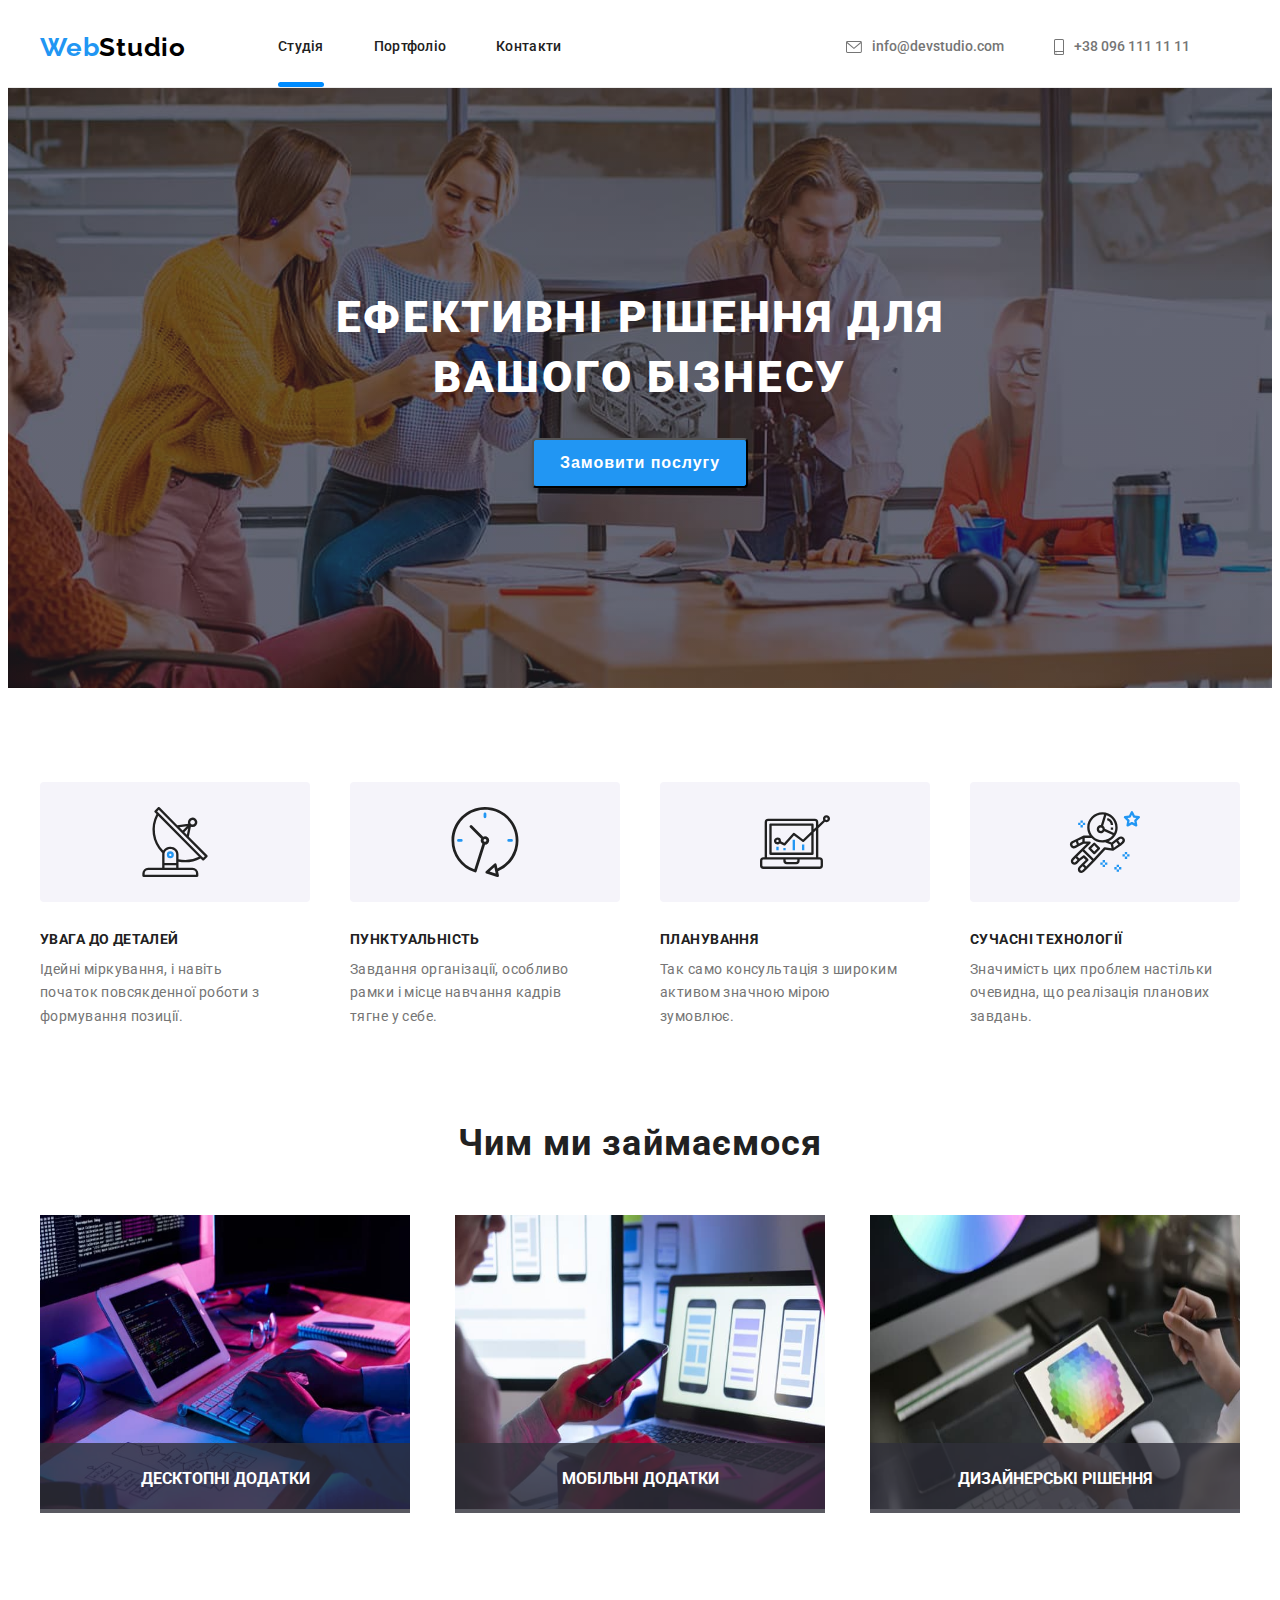
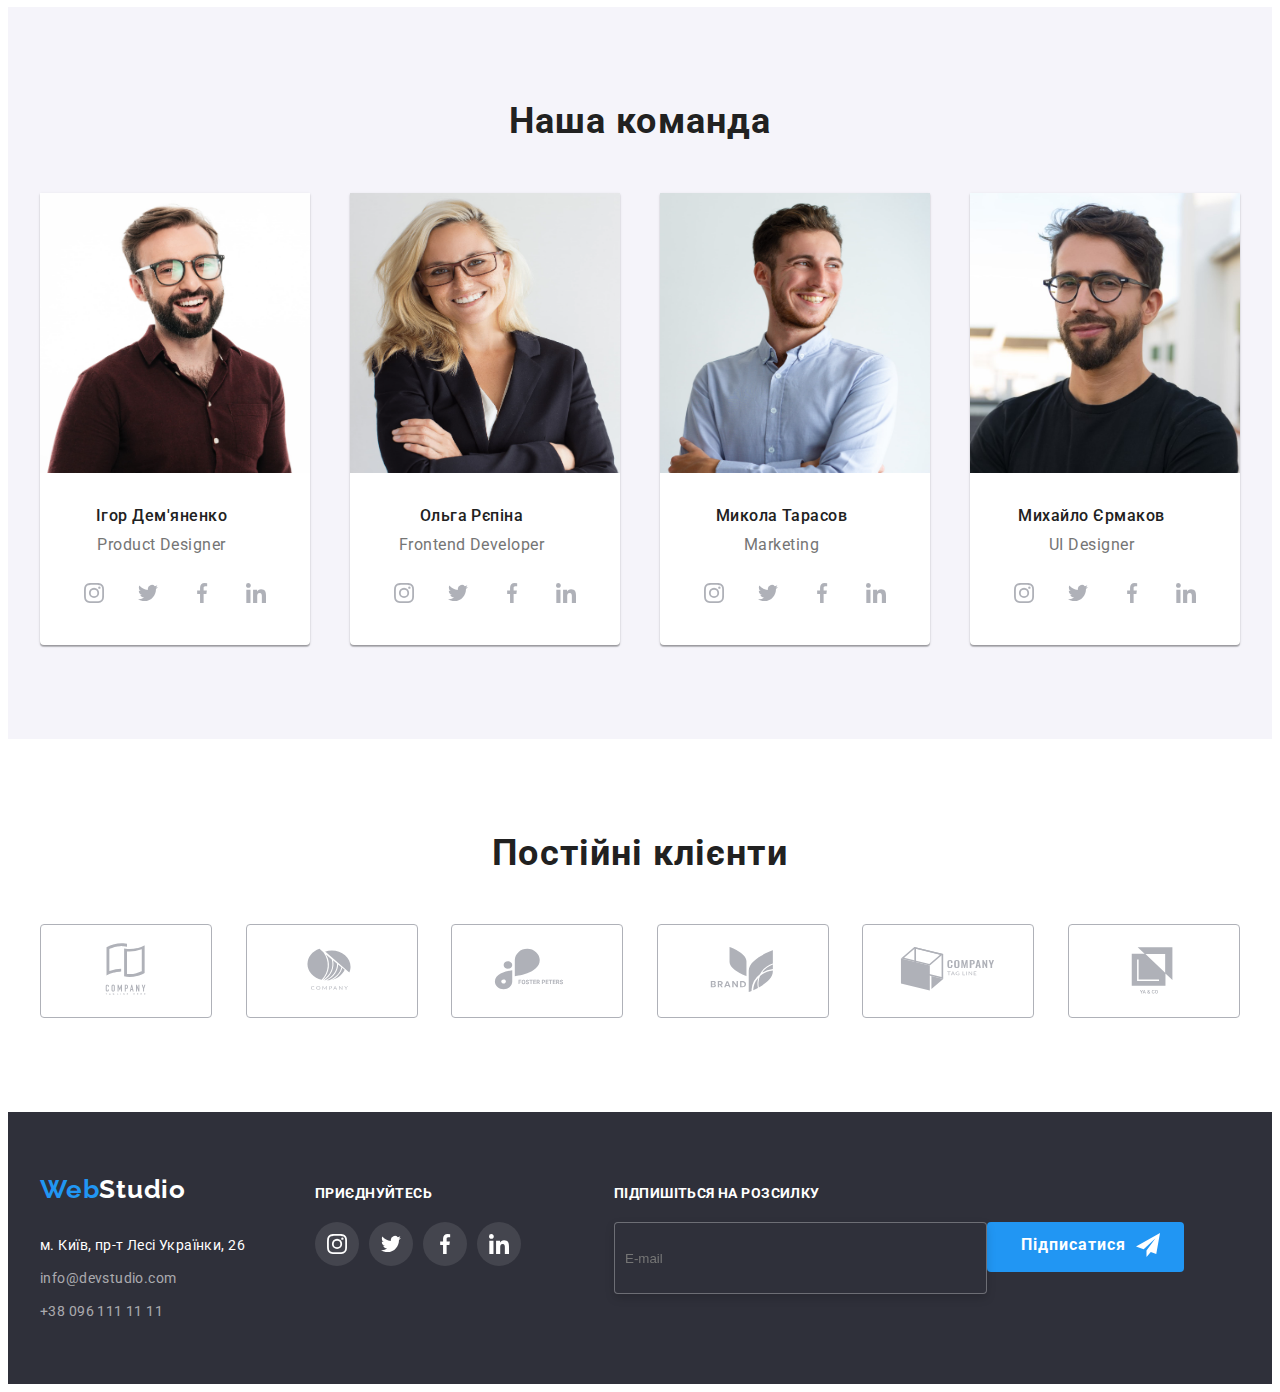
<file: index.html>
<!DOCTYPE html>
<html lang="en">

<head>
    <meta charset="UTF-8">
    <meta http-equiv="X-UA-Compatible" content="IE=edge">
    <meta name="viewport" content="width=device-width, initial-scale=1.0">
    <link rel="preconnect" href="https://fonts.googleapis.com">
    <link rel="preconnect" href="https://fonts.gstatic.com" crossorigin>
    <link href="https://fonts.googleapis.com/css2?family=Raleway:wght@700&display=swap" rel="stylesheet">
    <link rel="preconnect" href="https://fonts.gstatic.com" crossorigin>
    <link href="https://fonts.googleapis.com/css2?family=Roboto:wght@400;500;700;900&display=swap" rel="stylesheet">
    <link rel="stylesheet" href="https://cdnjs.cloudflare.com/ajax/libs/modern-normalize/1.1.0/modern-normalize.min.css"
        integrity="sha512-wpPYUAdjBVSE4KJnH1VR1HeZfpl1ub8YT/NKx4PuQ5NmX2tKuGu6U/JRp5y+Y8XG2tV+wKQpNHVUX03MfMFn9Q=="
        crossorigin="anonymous" referrerpolicy="no-referrer" />
    <link rel="stylesheet" href="styles/styles.css">
    <title>Web Studio</title>
</head>

<body class="body">
    <header class="header">
        <div class="container">
            <div class="header_navigation">
                <a href="index.html" class="webstudio_header">Web<span class="webstudio_header_color">Studio</span></a>
                <nav>
                    <ul class="menu_nav">
                        <li class="li_menu_nav"><a class="text_menu_nav current" href="index.html">Студія</a></li>
                        <li class="li_menu_nav"><a class="text_menu_nav" href="portfolio.html">Портфоліо</a></li>
                        <li class="li_menu_nav"><a class="text_menu_nav" href="#">Контакти</a></li>
                    </ul>
                </nav>
                <ul class="menu_contacts">
                    <li class="li_contacts">
                        <a class="text_email_tel" href="mailto:info@devstudio.com">
                            <svg width="16" hight="12" class="email_tel_icon">
                                <use href="./img/icons.svg/symbol-header.svg#icon-mail"></use>
                            </svg>
                            info@devstudio.com</a>
                    </li>
                    <li class="li_contacts">
                        <a class="text_email_tel" href="tel:+38 096 111 11 11">
                            <svg width="10" hight="16" class="email_tel_icon">
                                <use href="./img/icons.svg/symbol-header.svg#icon-smartphone"></use>
                            </svg>
                            +38 096 111 11 11</a>
                    </li>
                </ul>
            </div>
        </div>
    </header>
    <main>
        <section class="section_main_hat">
            <div class="container">
                <h1 class="hat_words">Ефективні рішення для вашого бізнесу</h1>
                <button class="button" type="button" data-modal-open><span class="button_text">Замовити
                        послугу</span></button>
                <div class="backdrop is-hidden" data-modal>
                    <div class="modal">
                        <button data-modal-close class="close_button" type="button">
                            <svg class="close_button_icon">
                                <use href="./img/icons.svg/symbol-defs.svg#icon-close"></use>
                            </svg>
                        </button>
                        <form class="form">
                            <h2 class="form_title">Залиште свої дані, ми вам передзвонимо</h2>
                            <div class="form_field">
                                <label class="label_form" for="name">Ім'я</label>
                                <div class="div_input">
                                    <input type="text" name="name" id="name" required>
                                    <svg class="icon_modal" width="12" height="12">
                                        <use href="./img/icons.svg/modal-symbol.svg#icon-person" class="icon_form">
                                        </use>
                                    </svg>
                                </div>
                            </div>
                            <div class="form_field">
                                <label class="label_form" for="phone">Телефон</label>
                                <div class="div_input">
                                    <input type="tel" name="number" id="phone" required>
                                    <svg class="icon_modal" width="13" height="13">
                                        <use href="./img/icons.svg/modal-symbol.svg#icon-phone" class="icon_form"></use>
                                    </svg>
                                </div>
                            </div>
                            <div class="form_field">
                                <label class="label_form" for="mail">Пошта</label>
                                <div class="div_input">
                                    <input type="email" name="email" id="mail" required>
                                    <svg class="icon_modal" width="15" height="12">
                                        <use href="./img/icons.svg/modal-symbol.svg#icon-mail" class="icon_form"></use>
                                    </svg>
                                </div>
                            </div>
                            <label class="label_form" for="comment">Коментар</label>
                            <textarea name="comment" placeholder="Введіть коментар" id="comment"></textarea>
                            <label class="check">
                                <input class="check_input" type="checkbox"><span class="check_text"></span><span
                                    class="checkbox_text">Погоджуюся з
                                    розсилкою та приймаю</span><a class="text_check_link" href="/">Умови договору</a>
                            </label>

                            <button type="submit" class="btn_form">Відправити</button>
                        </form>
                    </div>
                </div>
            </div>
        </section>
        <section class="section">
            <div class="container">
                <ul class="features">
                    <li class="li_features">
                        <h3 class="features_tittle">УВАГА ДО ДЕТАЛЕЙ</h3>
                        <p class="features_describe">Ідейні міркування, і навіть початок повсякденної роботи з
                            формування позиції.</p>
                    </li>
                    <li class="li_features">
                        <h3 class="features_tittle">ПУНКТУАЛЬНІСТЬ</h3>
                        <p class="features_describe">Завдання організації, особливо рамки і місце навчання кадрів тягне
                            у себе.</p>
                    </li>
                    <li class="li_features">
                        <h3 class="features_tittle">ПЛАНУВАННЯ</h3>
                        <p class="features_describe">Так само консультація з широким активом значною мірою зумовлює.</p>
                    </li>
                    <li class="li_features">
                        <h3 class="features_tittle">СУЧАСНІ ТЕХНОЛОГІЇ</h3>
                        <p class="features_describe">Значимість цих проблем настільки очевидна, що реалізація планових
                            завдань.</p>
                    </li>
                </ul>
            </div>
        </section>
        <section class="section_what_do_we_do">
            <div class="container">
                <div class="what_do_we_do">
                    <h2 class="text_what_do_we_do">Чим ми займаємося</h2>
                    <ul class="list_work">
                        <li class="img_work">
                            <div class="thumb"><img width="370" height="294" src="img/index/img1.jpg" alt="Фото">
                                <div class="front_color"><span class="front_text">ДЕСКТОПНІ ДОДАТКИ</span></div>
                            </div>
                        </li>
                        <li class="img_work">
                            <div class="thumb"><img width="370" height="294" src="img/index/img2.jpg" alt="Фото">
                                <div class="front_color"><span class="front_text">МОБІЛЬНІ ДОДАТКИ</span></div>
                            </div>
                        </li>
                        <li class="img_work">
                            <div class="thumb"><img width="370" height="294" src="img/index/img3.jpg" alt="Фото">
                                <div class="front_color"><span class="front_text">ДИЗАЙНЕРСЬКІ РІШЕННЯ</span></div>
                            </div>
                        </li>
                    </ul>
                </div>
            </div>
        </section>
        <section class="section_team">
            <div class="container">
                <div class="our_team">
                    <h2 class="text_our_team">Наша команда</h2>
                    <ul class="team">
                        <li class="team_card"><img width="270" height="280" src="img/index/person_1.jpg" alt="Фото">
                            <div class="team_card_person">
                                <div class="describe_card">
                                    <p class="name_person">Ігор Дем'яненко</p>
                                    <p class="job_person">Product Designer</p>
                                </div>
                                <ul class="social_links">
                                    <li class="li_social_link">
                                        <a class="href_card" href="/">
                                            <svg class="icon_card">
                                                <use href="./img/icons.svg/symbol-defs.svg#icon-instagram"></use>
                                            </svg>
                                        </a>
                                    </li>
                                    <li class="li_social_link">
                                        <a class="href_card" href="/">
                                            <svg class="icon_card">
                                                <use href="./img/icons.svg/symbol-defs.svg#icon-twitter"></use>
                                            </svg>
                                        </a>
                                    </li>
                                    <li class="li_social_link">
                                        <a class="href_card" href="/">
                                            <svg class="icon_card">
                                                <use href="./img/icons.svg/symbol-defs.svg#icon-facebook"></use>
                                            </svg>
                                        </a>
                                    </li>
                                    <li class="li_social_link">
                                        <a class="href_card" href="/">
                                            <svg class="icon_card">
                                                <use href="./img/icons.svg/symbol-defs.svg#icon-linkedin"></use>
                                            </svg>
                                        </a>
                                    </li>
                                </ul>
                            </div>
                        </li>
                        <li class="team_card"><img width="270" height="280" src="img/index/person_2.jpg" alt="Фото">
                            <div class="team_card_person">
                                <div class="describe_card">
                                    <p class="name_person">Ольга Рєпіна</p>
                                    <p class="job_person">Frontend Developer</p>
                                </div>
                                <ul class="social_links">
                                    <li class="li_social_link">
                                        <a class="href_card" href="/">
                                            <svg class="icon_card">
                                                <use href="./img/icons.svg/symbol-defs.svg#icon-instagram"></use>
                                            </svg>
                                        </a>
                                    </li>
                                    <li class="li_social_link">
                                        <a class="href_card" href="/">
                                            <svg class="icon_card">
                                                <use href="./img/icons.svg/symbol-defs.svg#icon-twitter"></use>
                                            </svg>
                                        </a>
                                    </li>
                                    <li class="li_social_link">
                                        <a class="href_card" href="/">
                                            <svg class="icon_card">
                                                <use href="./img/icons.svg/symbol-defs.svg#icon-facebook"></use>
                                            </svg>
                                        </a>
                                    </li>
                                    <li class="li_social_link">
                                        <a class="href_card" href="/">
                                            <svg class="icon_card">
                                                <use href="./img/icons.svg/symbol-defs.svg#icon-linkedin"></use>
                                            </svg>
                                        </a>
                                    </li>
                                </ul>
                            </div>
                        </li>
                        <li class="team_card"><img width="270" height="280" src="img/index/person_3.jpg" alt="Фото">
                            <div class="team_card_person">
                                <div class="describe_card">
                                    <p class="name_person">Микола Тарасов</p>
                                    <p class="job_person">Marketing</p>
                                </div>
                                <ul class="social_links">
                                    <li class="li_social_link">
                                        <a class="href_card" href="/">
                                            <svg class="icon_card">
                                                <use href="./img/icons.svg/symbol-defs.svg#icon-instagram"></use>
                                            </svg>
                                        </a>
                                    </li>
                                    <li class="li_social_link">
                                        <a class="href_card" href="/">
                                            <svg class="icon_card">
                                                <use href="./img/icons.svg/symbol-defs.svg#icon-twitter"></use>
                                            </svg>
                                        </a>
                                    </li>
                                    <li class="li_social_link">
                                        <a class="href_card" href="/">
                                            <svg class="icon_card">
                                                <use href="./img/icons.svg/symbol-defs.svg#icon-facebook"></use>
                                            </svg>
                                        </a>
                                    </li>
                                    <li class="li_social_link">
                                        <a class="href_card" href="/">
                                            <svg class="icon_card">
                                                <use href="./img/icons.svg/symbol-defs.svg#icon-linkedin"></use>
                                            </svg>
                                        </a>
                                    </li>
                                </ul>
                            </div>
                        </li>
                        <li class="team_card"><img width="270" height="280" src="img/index/person_4.jpg" alt="Фото">
                            <div class="team_card_person">
                                <div class="describe_card">
                                    <p class="name_person">Михайло Єрмаков</p>
                                    <p class="job_person">UI Designer</p>
                                </div>
                                <ul class="social_links">
                                    <li class="li_social_link">
                                        <a class="href_card" href="/">
                                            <svg class="icon_card">
                                                <use href="./img/icons.svg/symbol-defs.svg#icon-instagram"></use>
                                            </svg>
                                        </a>
                                    </li>
                                    <li class="li_social_link">
                                        <a class="href_card" href="/">
                                            <svg class="icon_card">
                                                <use href="./img/icons.svg/symbol-defs.svg#icon-twitter"></use>
                                            </svg>
                                        </a>
                                    </li>
                                    <li class="li_social_link">
                                        <a class="href_card" href="/">
                                            <svg class="icon_card">
                                                <use href="./img/icons.svg/symbol-defs.svg#icon-facebook"></use>
                                            </svg>
                                        </a>
                                    </li>
                                    <li class="li_social_link">
                                        <a class="href_card" href="/">
                                            <svg class="icon_card">
                                                <use href="./img/icons.svg/symbol-defs.svg#icon-linkedin"></use>
                                            </svg>
                                        </a>
                                    </li>
                                </ul>
                            </div>
                        </li>
                    </ul>
                </div>
            </div>
        </section>
        <section class="our_clients">
            <div class="container">
                <div>
                    <h2 class="text_our_clients">Постійні клієнти</h2>
                    <ul class="icons_our_clients">
                        <li class="li_clients">
                            <a class="href_clients" href="/">
                                <svg class="icon_clients">
                                    <use href="./img/icons.svg/symbol-logo.svg#icon-Logo1"></use>
                                </svg>
                            </a>
                        </li>
                        <li class="li_clients">
                            <a class="href_clients" href="/">
                                <svg class="icon_clients">
                                    <use href="./img/icons.svg/symbol-logo.svg#icon-Logo2"></use>
                                </svg>
                            </a>
                        </li>
                        <li class="li_clients">
                            <a class="href_clients" href="/">
                                <svg class="icon_clients">
                                    <use href="./img/icons.svg/symbol-logo.svg#icon-Logo3"></use>
                                </svg>
                            </a>
                        </li>
                        <li class="li_clients">
                            <a class="href_clients" href="/">
                                <svg class="icon_clients">
                                    <use href="./img/icons.svg/symbol-logo.svg#icon-Logo4"></use>
                                </svg>
                            </a>
                        </li>
                        <li class="li_clients">
                            <a class="href_clients" href="/">
                                <svg class="icon_clients">
                                    <use href="./img/icons.svg/symbol-logo.svg#icon-Logo5"></use>
                                </svg>
                            </a>
                        </li>
                        <li class="li_clients">
                            <a class="href_clients" href="/">
                                <svg class="icon_clients">
                                    <use href="./img/icons.svg/symbol-logo.svg#icon-Logo6"></use>
                                </svg>
                            </a>
                        </li>
                    </ul>
                </div>
            </div>
        </section>
    </main>
    <footer class="footer">
        <div class="container">
            <div class="footer_navigation">
                <div>
                    <a class="webstudio_footer" href="#">Web<span class="webstudio_footer_color">Studio</span></a>
                    <address class="footer_place_text">
                        <ul class="address">
                            <li class="address_li"><a class="map_address" href="#">м. Київ, пр-т Лесі Українки, 26</a>
                            </li>
                            <li class="address_li"><a class="email_footer"
                                    href="info@devstudio.com">info@devstudio.com</a>
                            </li>
                            <li class="address_li"><a class="tel_footer" href="+38 096 111 11 11">+38 096 111 11 11</a>
                            </li>
                        </ul>
                    </address>
                </div>
                <div class="join_social">
                    <h3 class="join">Приєднуйтесь</h3>
                    <ul class="social_footer">
                        <li class="li_social_footer">
                            <a class="footer_icon_href" href="/">
                                <svg class="footer_icon_card">
                                    <use href="./img/icons.svg/symbol-defs.svg#icon-instagram"></use>
                                </svg>
                            </a>
                        </li>
                        <li class="li_social_footer">
                            <a class="footer_icon_href" href="/">
                                <svg class="footer_icon_card">
                                    <use href="./img/icons.svg/symbol-defs.svg#icon-twitter"></use>
                                </svg>
                            </a>
                        </li>
                        <li class="li_social_footer">
                            <a class="footer_icon_href" href="/">
                                <svg class="footer_icon_card">
                                    <use href="./img/icons.svg/symbol-defs.svg#icon-facebook"></use>
                                </svg>
                            </a>
                        </li>
                        <li class="li_social_footer">
                            <a class="footer_icon_href" href="/">
                                <svg class="footer_icon_card">
                                    <use href="./img/icons.svg/symbol-defs.svg#icon-linkedin"></use>
                                </svg>
                            </a>
                        </li>
                    </ul>
                </div>
                <div class="subscribe">
                    <h3 class="subscribe_text">Підпишіться на розсилку</h3>
                    <div class="sub_element">
                        <input type="email" name="mail_sub" id="mail_sub" placeholder="E-mail" class="input_footer">
                        <button type="submit" class="btn_sub"><span class="sub_text">Підписатися</span>
                            <svg class="icon_sub" width="24" height="24">
                                <use href="./img/icons.svg/symbol-subscribe.svg#icon-subscribe"></use>
                            </svg>
                        </button>
                    </div>
                </div>
            </div>
        </div>
    </footer>

    <script src="./js/modal.js"></script>

</body>

</html>
</file>
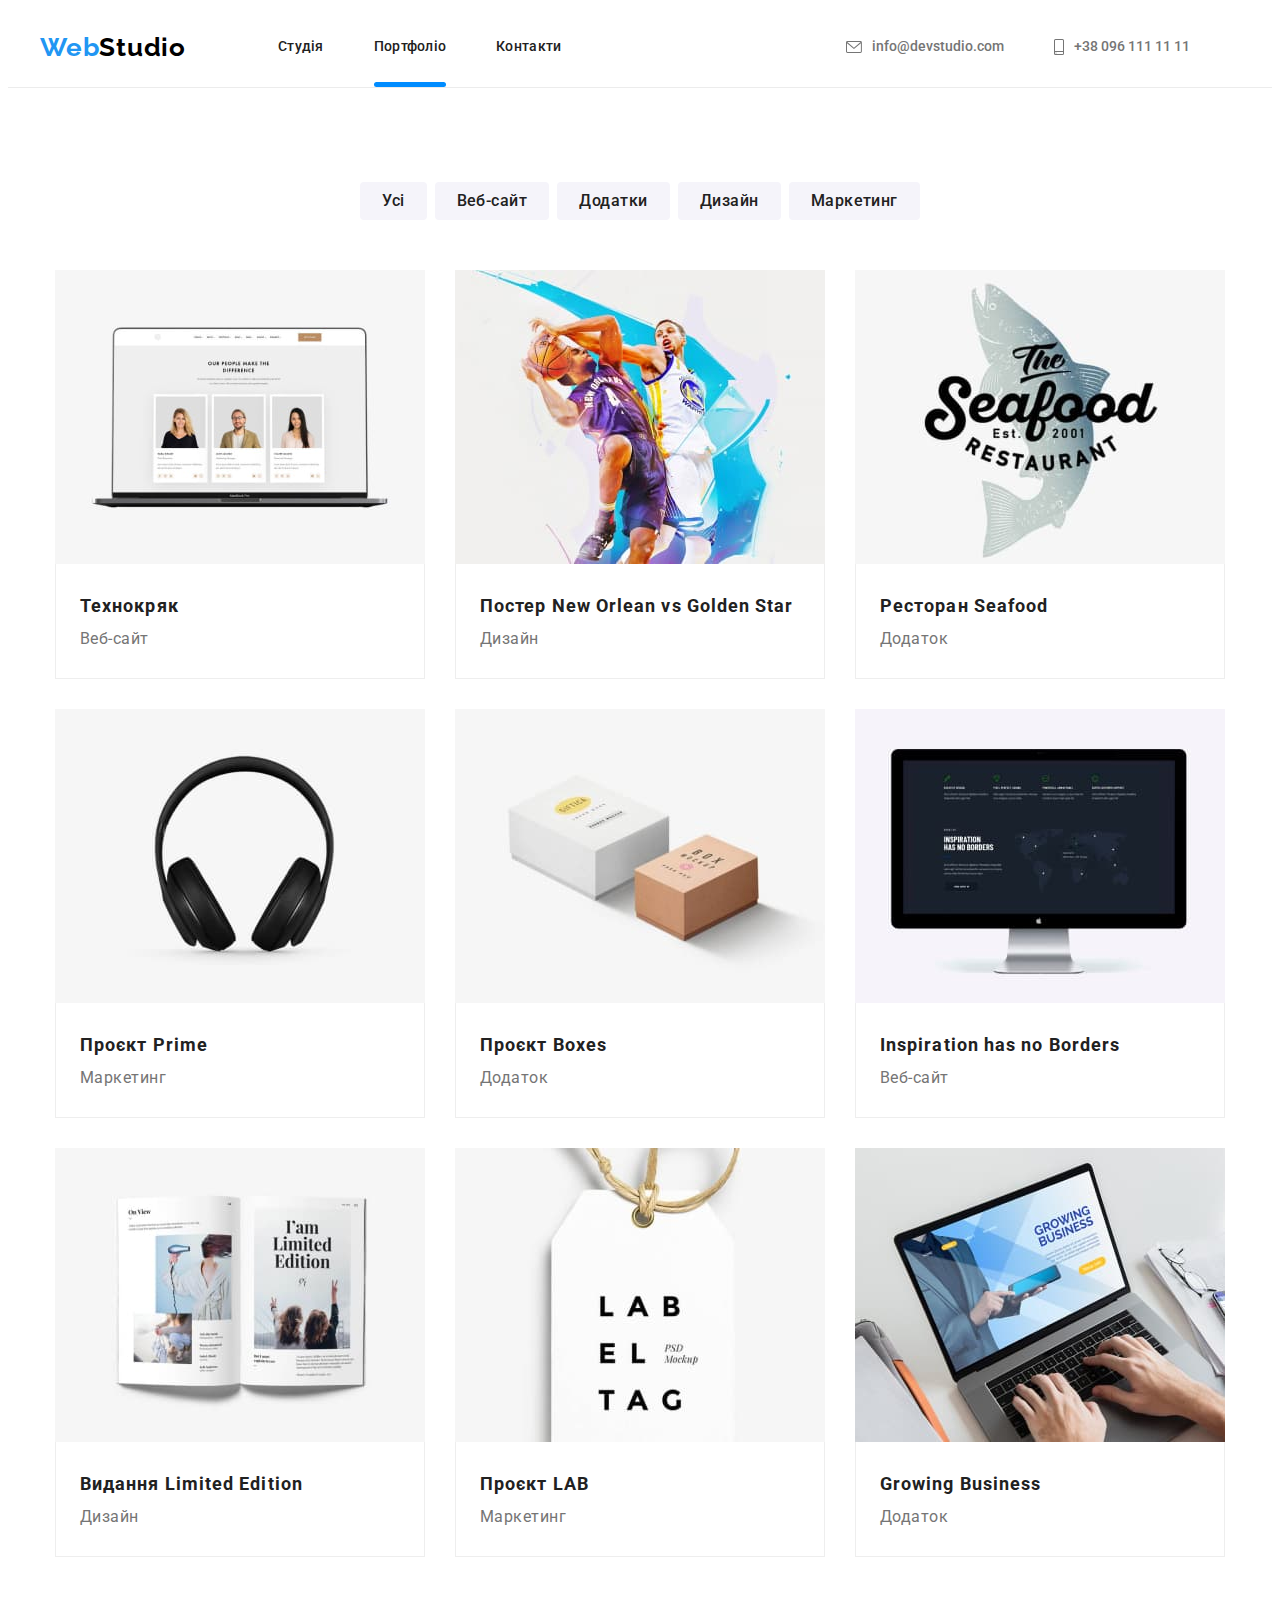
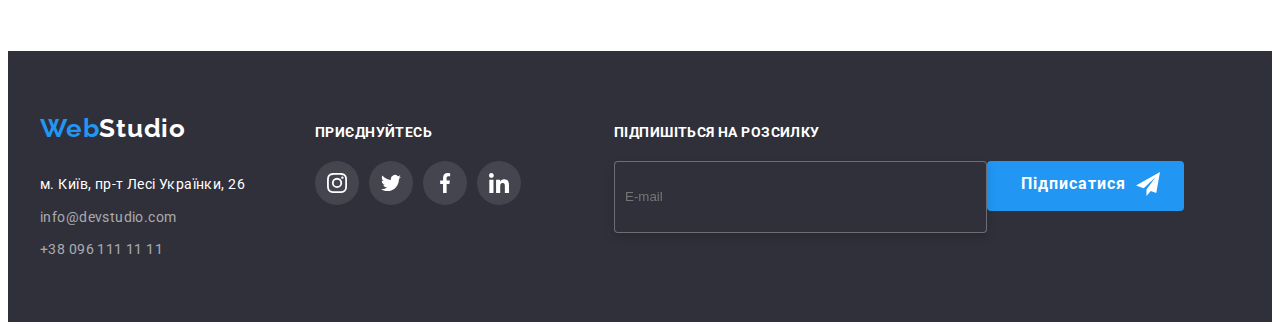
<file: portfolio.html>
<!DOCTYPE html>
<html lang="en">

<head>
    <meta charset="UTF-8">
    <meta http-equiv="X-UA-Compatible" content="IE=edge">
    <meta name="viewport" content="width=device-width, initial-scale=1.0">
    <link rel="preconnect" href="https://fonts.googleapis.com">
    <link rel="preconnect" href="https://fonts.gstatic.com" crossorigin>
    <link href="https://fonts.googleapis.com/css2?family=Raleway:wght@700&display=swap" rel="stylesheet">
    <link rel="preconnect" href="https://fonts.gstatic.com" crossorigin>
    <link href="https://fonts.googleapis.com/css2?family=Roboto:wght@400;500;700;900&display=swap" rel="stylesheet">
    <link rel="stylesheet" href="https://cdnjs.cloudflare.com/ajax/libs/modern-normalize/1.1.0/modern-normalize.min.css"
        integrity="sha512-wpPYUAdjBVSE4KJnH1VR1HeZfpl1ub8YT/NKx4PuQ5NmX2tKuGu6U/JRp5y+Y8XG2tV+wKQpNHVUX03MfMFn9Q=="
        crossorigin="anonymous" referrerpolicy="no-referrer" />
    <link rel="stylesheet" href="styles/styles.css">
    <title>Web Studio</title>
</head>

<body class="body">
    <header class="header">
        <div class="container">
            <div class="header_navigation">
                <a href="index.html" class="webstudio_header">Web<span class="webstudio_header_color">Studio</span></a>
                <nav>
                    <ul class="menu_nav">
                        <li class="li_menu_nav"><a class="text_menu_nav" href="index.html">Студія</a></li>
                        <li class="li_menu_nav"><a class="text_menu_nav current" href="portfolio.html">Портфоліо</a>
                        </li>
                        <li class="li_menu_nav"><a class="text_menu_nav" href="#">Контакти</a></li>
                    </ul>
                </nav>
                <ul class="menu_contacts">
                    <li class="li_contacts">
                        <a class="text_email_tel" href="mailto:info@devstudio.com">
                            <svg width="16" hight="12" class="email_tel_icon">
                                <use href="./img/icons.svg/symbol-header.svg#icon-mail"></use>
                            </svg>
                            info@devstudio.com</a>
                    </li>
                    <li class="li_contacts">
                        <a class="text_email_tel" href="tel:+38 096 111 11 11">
                            <svg width="10" hight="16" class="email_tel_icon">
                                <use href="./img/icons.svg/symbol-header.svg#icon-smartphone"></use>
                            </svg>
                            +38 096 111 11 11</a>
                    </li>
                </ul>
            </div>
        </div>
    </header>
    <main>
        <section class="section">
            <div class="container">
                <ul class="button_filter_portfolio">
                    <li class="li_button_filter"><a class="button_filter" type="button" href="/">Усі</a></li>
                    <li class="li_button_filter"><a class="button_filter" type="button" href="/">Веб-сайт</a></li>
                    <li class="li_button_filter"><a class="button_filter" type="button" href="/">Додатки</a></li>
                    <li class="li_button_filter"><a class="button_filter" type="button" href="/">Дизайн</a></li>
                    <li class="li_button_filter"><a class="button_filter" type="button" href="/">Маркетинг</a></li>
                </ul>
                <ul class="projects">
                    <li class="project">
                        <div class="img_thumb">
                            <img width="370" src="./img/portfolio/portfolio1.jpg" alt="Фото">
                            <div class="text_project">Ресурс пропонує комплексні пропозиції з різним
                                рівнем функціоналу та сервісів. Все це дозволить відвідувачу отримати
                                вичерпні відомості про компанію чи приватну особу.
                            </div>
                        </div>
                        <div class="card_describe">
                            <p class="project_name">Технокряк</p>
                            <p class="project_filter">Веб-сайт</p>
                        </div>
                    </li>
                    <li class="project">
                        <div class="img_thumb">
                            <img width="370" src="./img/portfolio/portfolio2.jpg" alt="Фото">
                            <div class="text_project">Ресурс пропонує комплексні пропозиції з різним
                                рівнем функціоналу та сервісів. Все це дозволить відвідувачу отримати
                                вичерпні відомості про компанію чи приватну особу.
                            </div>
                        </div>
                        <div class="card_describe">
                            <p class="project_name">Постер New Orlean vs Golden Star</p>
                            <p class="project_filter">Дизайн</p>
                        </div>
                    </li>
                    <li class="project">
                        <div class="img_thumb">
                            <img width="370" src="./img/portfolio/portfolio3.jpg" alt="Фото">
                            <div class="text_project">Ресурс пропонує комплексні пропозиції з різним
                                рівнем функціоналу та сервісів. Все це дозволить відвідувачу отримати
                                вичерпні відомості про компанію чи приватну особу.
                            </div>
                        </div>
                        <div class="card_describe">
                            <p class="project_name">Ресторан Seafood</p>
                            <p class="project_filter">Додаток</p>
                        </div>
                    </li>
                    <li class="project">
                        <div class="img_thumb">
                            <img width="370" src="./img/portfolio/portfolio4.jpg" alt="Фото">
                            <div class="text_project">Ресурс пропонує комплексні пропозиції з різним
                                рівнем функціоналу та сервісів. Все це дозволить відвідувачу отримати
                                вичерпні відомості про компанію чи приватну особу.
                            </div>
                        </div>
                        <div class="card_describe">
                            <p class="project_name">Проєкт Prime</p>
                            <p class="project_filter">Маркетинг</p>
                        </div>
                    </li>
                    <li class="project">
                        <div class="img_thumb">
                            <img width="370" src="./img/portfolio/portfolio5.jpg" alt="Фото">
                            <div class="text_project">Ресурс пропонує комплексні пропозиції з різним
                                рівнем функціоналу та сервісів. Все це дозволить відвідувачу отримати
                                вичерпні відомості про компанію чи приватну особу.
                            </div>
                        </div>
                        <div class="card_describe">
                            <p class="project_name">Проєкт Boxes</p>
                            <p class="project_filter">Додаток</p>
                        </div>
                    </li>
                    <li class="project">
                        <div class="img_thumb">
                            <img width="370" src="./img/portfolio/portfolio6.jpg" alt="Фото">
                            <div class="text_project">Ресурс пропонує комплексні пропозиції з різним
                                рівнем функціоналу та сервісів. Все це дозволить відвідувачу отримати
                                вичерпні відомості про компанію чи приватну особу.
                            </div>
                        </div>
                        <div class="card_describe">
                            <p class="project_name">Inspiration has no Borders</p>
                            <p class="project_filter">Веб-сайт</p>
                        </div>
                    </li>
                    <li class="project">
                        <div class="img_thumb">
                            <img width="370" src="./img/portfolio/portfolio7.jpg" alt="Фото">
                            <div class="text_project">Ресурс пропонує комплексні пропозиції з різним
                                рівнем функціоналу та сервісів. Все це дозволить відвідувачу отримати
                                вичерпні відомості про компанію чи приватну особу.
                            </div>
                        </div>
                        <div class="card_describe">
                            <p class="project_name">Видання Limited Edition</p>
                            <p class="project_filter">Дизайн</p>
                        </div>
                    </li>
                    <li class="project">
                        <div class="img_thumb">
                            <img width="370" src="./img/portfolio/portfolio8.jpg" alt="Фото">
                            <div class="text_project">Ресурс пропонує комплексні пропозиції з різним
                                рівнем функціоналу та сервісів. Все це дозволить відвідувачу отримати
                                вичерпні відомості про компанію чи приватну особу.
                            </div>
                        </div>
                        <div class="card_describe">
                            <p class="project_name">Проєкт LAB</p>
                            <p class="project_filter">Маркетинг</p>
                        </div>
                    </li>
                    <li class="project">
                        <div class="img_thumb">
                            <img width="370" src="./img/portfolio/portfolio9.jpg" alt="Фото">
                            <div class="text_project">Ресурс пропонує комплексні пропозиції з різним
                                рівнем функціоналу та сервісів. Все це дозволить відвідувачу отримати
                                вичерпні відомості про компанію чи приватну особу.
                            </div>
                        </div>
                        <div class="card_describe">
                            <p class="project_name">Growing Business</p>
                            <p class="project_filter">Додаток</p>
                        </div>
                    </li>
                </ul>
            </div>
        </section>
    </main>
    <footer class="footer">
        <div class="container">
            <div class="footer_navigation">
                <div>
                    <a class="webstudio_footer" href="#">Web<span class="webstudio_footer_color">Studio</span></a>
                    <address class="footer_place_text">
                        <ul class="address">
                            <li class="address_li"><a class="map_address" href="#">м. Київ, пр-т Лесі Українки, 26</a>
                            </li>
                            <li class="address_li"><a class="email_footer"
                                    href="info@devstudio.com">info@devstudio.com</a>
                            </li>
                            <li class="address_li"><a class="tel_footer" href="+38 096 111 11 11">+38 096 111 11 11</a>
                            </li>
                        </ul>
                    </address>
                </div>
                <div class="join_social">
                    <h3 class="join">Приєднуйтесь</h3>
                    <ul class="social_footer">
                        <li class="li_social_footer">
                            <a class="footer_icon_href" href="/">
                                <svg class="footer_icon_card">
                                    <use href="./img/icons.svg/symbol-defs.svg#icon-instagram"></use>
                                </svg>
                            </a>
                        </li>
                        <li class="li_social_footer">
                            <a class="footer_icon_href" href="/">
                                <svg class="footer_icon_card">
                                    <use href="./img/icons.svg/symbol-defs.svg#icon-twitter"></use>
                                </svg>
                            </a>
                        </li>
                        <li class="li_social_footer">
                            <a class="footer_icon_href" href="/">
                                <svg class="footer_icon_card">
                                    <use href="./img/icons.svg/symbol-defs.svg#icon-facebook"></use>
                                </svg>
                            </a>
                        </li>
                        <li class="li_social_footer">
                            <a class="footer_icon_href" href="/">
                                <svg class="footer_icon_card">
                                    <use href="./img/icons.svg/symbol-defs.svg#icon-linkedin"></use>
                                </svg>
                            </a>
                        </li>
                    </ul>
                </div>
                <div class="subscribe">
                    <h3 class="subscribe_text">Підпишіться на розсилку</h3>
                    <div class="sub_element">
                        <input type="email" name="mail_sub" id="mail_sub" placeholder="E-mail" class="input_footer">
                        <button type="submit" class="btn_sub"><span class="sub_text">Підписатися</span>
                            <svg class="icon_sub" width="24" height="24">
                                <use href="./img/icons.svg/symbol-subscribe.svg#icon-subscribe"></use>
                            </svg>
                        </button>
                    </div>
                </div>
            </div>
        </div>
    </footer>
</body>

</html>
</file>
<file: styles/styles.css>
.container {
  width: 1200px;
  margin: 0 auto;
  padding-left: 15px;
  padding-right: 15px;
}

.section {
  padding-top: 94px;
  padding-bottom: 94px;
}

.section_team {
  padding-top: 94px;
  padding-bottom: 94px;
  background: #f5f4fa;
}

.section_what_do_we_do {
  padding-bottom: 94px;
}

a {
  text-decoration: none;
}

p {
  margin: 0;
  width: 90%;
}

.body {
  background: #ffffff;
  font-family: "Roboto", sans-serif;
}

.header {
  padding-top: 24px;
  padding-bottom: 24px;
  border-bottom: 1px solid #ececec;
}

.header_navigation {
  margin: 0;
  display: flex;
  align-items: center;
}

.webstudio_header {
  display: flex;
  width: 145px;
  font-family: "Raleway", sans-serif;
  font-weight: 700;
  font-size: 26px;
  line-height: 1.19;
  letter-spacing: 0.03em;
  color: #2196f3;
  transition: 250ms cubic-bezier(0.4, 0, 0.2, 1);
}

.webstudio_header_color {
  color: black;
}

.webstudio_header:hover {
  color: #62b8ff;
}

.webstudio_header:focus {
  color: #62b8ff;
}

.menu_nav {
  width: 300px;
  margin: 0;
  padding: 0;
  margin-left: 93px;
  display: flex;
}

.li_menu_nav {
  display: block;
  font-weight: 500;
  font-size: 14px;
  line-height: 1.14;
  letter-spacing: 0.02em;
  list-style-type: none;
}

.li_menu_nav:not(:last-child) {
  margin-right: 50px;
}

.text_menu_nav {
  position: relative;
  color: #212121;
  padding-bottom: 33px;
  transition: 250ms cubic-bezier(0.4, 0, 0.2, 1);
}

.text_menu_nav.current::after {
  position: absolute;
  left: 0;
  bottom: 0;
  content: "";
  display: block;
  width: 100%;
  height: 5px;
  border-radius: 4px;
  background-color: #008cff;
}

.text_menu_nav:hover {
  color: #2196f3;
}

.text_menu_nav:focus {
  color: #2196f3;
}

.menu_contacts {
  display: flex;
  margin: 0;
  margin-left: auto;
  padding: 0;
}

.li_contacts {
  margin-right: 50px;
  padding: 0;
  height: 16px;
  display: flex;
  align-items: center;
  font-weight: 500;
  font-size: 14px;
  line-height: 1.14;
  list-style-type: none;
}

.email_tel_icon {
  height: 16px;
  margin-right: 10px;
  fill: #757575;
  transition: 250ms cubic-bezier(0.4, 0, 0.2, 1);
}

.text_email_tel:hover .email_tel_icon {
  fill: #2196f3;
}

.text_email_tel:focus .email_tel_icon {
  fill: #2196f3;
}

.text_email_tel {
  display: flex;
  align-items: center;
  color: #757575;
  transition: 250ms cubic-bezier(0.4, 0, 0.2, 1);
}
.text_email_tel:hover {
  color: #2196f3;
}
.text_email_tel:focus {
  color: #2196f3;
}

.section_main_hat {
  background: #2f303a;
  padding-top: 200px;
  padding-bottom: 200px;
  background-image: linear-gradient(
      rgba(47, 48, 58, 0.4),
      rgba(47, 48, 58, 0.4)
    ),
    url("../img/index/img_hat.png");
  background-repeat: no-repeat;
  background-position: center;
  background-size: cover;
}

.hat_words {
  margin: 0 auto;
  width: 800px;
  font-weight: 900;
  font-size: 44px;
  line-height: 1.36;
  text-align: center;
  letter-spacing: 0.06em;
  text-transform: uppercase;
  color: #ffffff;
}

.button {
  width: 216px;
  height: 50px;
  margin: 0 auto;
  margin-top: 30px;
  display: block;
  background: #2196f3;
  box-shadow: 0px 4px 4px rgba(0, 0, 0, 0.15);
  border-radius: 4px;
  cursor: pointer;
  transition: 250ms cubic-bezier(0.4, 0, 0.2, 1);
}

.button:hover {
  background-color: #3fa6fb;
}
.button:focus {
  background-color: #3fa6fb;
}

.button_text {
  display: flex;
  align-items: center;
  justify-content: center;
  margin: 0 auto;

  font-weight: 700;
  font-size: 16px;
  line-height: 1.87;
  letter-spacing: 0.06em;
  color: #ffffff;
}

.backdrop {
  position: fixed;
  top: 0;
  left: 0;
  width: 100%;
  height: 100%;
  background: rgba(0, 0, 0, 0.2);
  opacity: 1;
  visibility: visible;
  transition: 250ms;
  z-index: 1;
}

.backdrop.is-hidden {
  visibility: hidden;
  opacity: 0;
  pointer-events: none;
}

.modal {
  height: 581px;
  width: 528px;
  padding: 40px;
  background: #ffffff;
  box-shadow: 0px 1px 3px rgba(0, 0, 0, 0.12), 0px 1px 1px rgba(0, 0, 0, 0.14),
    0px 2px 1px rgba(0, 0, 0, 0.2);
  border-radius: 4px;
  position: absolute;
  top: 50%;
  left: 50%;
  transform: translate(-50%, -50%);
}

.close_button {
  position: absolute;
  top: 10px;
  right: 10px;
  width: 30px;
  height: 30px;
  padding: 0;
  background-color: transparent;
  border-radius: 50%;
  border: 1px solid grey;
  cursor: pointer;
}

.close_button_icon {
  display: flex;
  width: 16px;
  height: 16px;
  margin: auto;
}

.close_button:hover .close_button_icon {
  fill: #2196f3;
}

.close_button:focus .close_button_icon {
  fill: #2196f3;
}

.form {
  display: block;
  margin: 0;
}

.form_title {
  margin: 0;
  margin-bottom: 12px;
  font-family: "Roboto";
  font-style: normal;
  font-weight: 700;
  font-size: 20px;
  line-height: 1.15;
  letter-spacing: 0.03em;
  color: #212121;
  display: flex;
  justify-content: center;
}

.form_field {
  display: flex;
  flex-direction: column;
  margin-bottom: 10px;
}

.form_field input {
  padding-left: 42px;
  height: 40px;
  width: 100%;
  border: 1px solid rgba(33, 33, 33, 0.2);
  border-radius: 4px;
  transition: 250ms cubic-bezier(0.4, 0, 0.2, 1);
}

.form_field input:hover {
  border: 1px solid #2196f3;
  border-radius: 4px;
}
.form_field input:focus {
  border: 1px solid #2196f3;
  border-radius: 4px;
}

.div_input {
  position: relative;
}

.icon_modal {
  position: absolute;
  left: 15px;
  top: 50%;
  transform: translateY(-50%);
  transition: 250ms cubic-bezier(0.4, 0, 0.2, 1);
}

.form_field:hover .icon_modal {
  fill: #2196f3;
}

.form_field input:focus + .icon_modal {
  fill: #2196f3;
}

.label_form {
  margin-bottom: 4px;
  font-family: "Roboto";
  font-style: normal;
  font-weight: 400;
  font-size: 12px;
  line-height: 1.16;
  letter-spacing: 0.01em;
  color: #757575;
}

textarea {
  margin-top: 4px;
  margin-bottom: 20px;
  width: 100%;
  height: 120px;
  resize: none;
  padding: 12px 16px;
  border: 1px solid rgba(33, 33, 33, 0.2);
  border-radius: 4px;
  transition: 250ms cubic-bezier(0.4, 0, 0.2, 1);
}

textarea:hover {
  border: 1px solid #2196f3;
  border-radius: 4px;
}

textarea::placeholder {
  font-family: "Roboto";
  font-style: normal;
  font-weight: 400;
  font-size: 12px;
  line-height: 1.16;
  letter-spacing: 0.01em;
  color: rgba(117, 117, 117, 0.5);
}

.check {
  display: flex;
  align-items: center;
  justify-content: center;
}

.check_input {
  appearance: none;
  width: 16px;
  height: 15px;
  background-image: url("data:image/svg+xml,%3Csvg width='16' height='15' viewBox='0 0 16 15' fill='none' xmlns='http://www.w3.org/2000/svg'%3E%3Cpath d='M14.2222 1.66667V13.3333H1.77778V1.66667H14.2222ZM14.2222 0H1.77778C0.8 0 0 0.75 0 1.66667V13.3333C0 14.25 0.8 15 1.77778 15H14.2222C15.2 15 16 14.25 16 13.3333V1.66667C16 0.75 15.2 0 14.2222 0Z' fill='%23212121'/%3E%3C/svg%3E");
  cursor: pointer;
}

.check_input:checked {
  background-image: url("data:image/svg+xml,%3Csvg width='16' height='15' viewBox='0 0 16 15' fill='none' xmlns='http://www.w3.org/2000/svg'%3E%3Crect width='16' height='15' rx='2' fill='%232196F3'/%3E%3Cpath d='M3.95703 7.75166L3.88825 7.68604L3.81923 7.75141L2.93123 8.59258L2.85486 8.66492L2.93097 8.73753L6.42671 12.0724L6.49574 12.1382L6.56476 12.0724L14.069 4.91352L14.1449 4.84116L14.069 4.76881L13.1873 3.92764L13.1183 3.86183L13.0493 3.92761L6.49577 10.1735L3.95703 7.75166Z' fill='white' stroke='white' stroke-width='0.2'/%3E%3C/svg%3E");
  background-repeat: no-repeat;
  background-position: center;
  border-color: transparent;
}

.check_text {
  user-select: none;
  margin-left: 8px;
}

.checkbox_text {
  font-family: "Roboto";
  font-style: normal;
  font-weight: 400;
  font-size: 14px;
  line-height: 24px;
  letter-spacing: 0.03em;
  color: #757575;
}

.text_check_link {
  font-family: "Roboto";
  font-style: normal;
  font-weight: 400;
  font-size: 14px;
  line-height: 24px;
  letter-spacing: 0.03em;
  color: #2196f3;
  margin-left: 3px;
  text-decoration: underline;
}

.btn_form {
  display: flex;
  margin: auto;
  padding: 0;
  margin-top: 30px;
  width: 200px;
  height: 50px;
  color: #ececec;
  background: #2196f3;
  box-shadow: 0px 4px 4px rgba(0, 0, 0, 0.15);
  border-radius: 4px;
  border: 0;
  transition: 250ms cubic-bezier(0.4, 0, 0.2, 1);
  cursor: pointer;

  font-family: "Roboto";
  font-style: normal;
  font-weight: 700;
  font-size: 16px;
  line-height: 1.87;
  display: flex;
  justify-content: center;
  align-items: center;
  letter-spacing: 0.06em;
  color: #ffffff;
}

.btn_form:hover {
  background: #5cb6ff;
}

.btn_form:focus {
  background: #5cb6ff;
}

.features {
  padding-left: 0;
  margin: 0 auto;
  display: flex;
  justify-content: space-between;
  list-style-type: none;
}

.li_features {
  width: 270px;
}

.li_features:nth-child(1)::before {
  display: flex;
  content: "";
  width: 10px;
  height: 10px;
  background-image: url(../img/features/features1.svg);
  width: 270px;
  height: 120px;
  background-position: center;
  background-size: cover;
  margin-bottom: 30px;
}

.li_features:nth-child(2)::before {
  display: flex;
  content: "";
  width: 10px;
  height: 10px;
  background-image: url(../img/features/features2.svg);
  width: 270px;
  height: 120px;
  background-position: center;
  background-size: cover;
  margin-bottom: 30px;
}

.li_features:nth-child(3)::before {
  display: flex;
  content: "";
  width: 10px;
  height: 10px;
  background-image: url(../img/features/features3.svg);
  width: 270px;
  height: 120px;
  background-position: center;
  background-size: cover;
  margin-bottom: 30px;
}

.li_features:nth-child(4)::before {
  display: flex;
  content: "";
  width: 10px;
  height: 10px;
  background-image: url(../img/features/features4.svg);
  width: 270px;
  height: 120px;
  background-position: center;
  background-size: cover;
  margin-bottom: 30px;
}

.features_tittle {
  margin: 0;
  margin-bottom: 10px;
  font-weight: 700;
  font-size: 14px;
  line-height: 1.14;
  letter-spacing: 0.03em;
  text-transform: uppercase;
  color: #212121;
}

.features_describe {
  margin: 0;
  font-weight: 400;
  font-size: 14px;
  line-height: 1.71;
  letter-spacing: 0.03em;
  color: #757575;
}

.text_what_do_we_do {
  margin: 0;
  margin-bottom: 50px;
  font-weight: 700;
  font-size: 36px;
  line-height: 1.16;
  text-align: center;
  letter-spacing: 0.03em;
  color: #212121;
}

.list_work {
  margin: 0;
  padding-left: 0;
  display: flex;
  justify-content: space-between;
}

.img_work {
  display: block;
  list-style-type: none;
}

.thumb {
  position: relative;
}

.front_color {
  position: absolute;
  width: 100%;
  height: 70px;
  bottom: 0;
  background: rgba(47, 48, 58, 0.8);
}

.front_text {
  height: 70px;
  font-weight: 700;
  display: flex;
  justify-content: center;
  align-items: center;
  color: white;
}

.text_our_team {
  margin: 0;
  margin-bottom: 50px;
  font-weight: 700;
  font-size: 36px;
  line-height: 1.16;
  text-align: center;
  letter-spacing: 0.03em;
  color: #212121;
}

.team {
  display: flex;
  margin: 0 auto;
  padding-left: 0;
  justify-content: space-between;
}

.team_card {
  list-style-type: none;
  background: #ffffff;
  box-shadow: 0px 1px 3px rgba(0, 0, 0, 0.12), 0px 1px 1px rgba(0, 0, 0, 0.14),
    0px 2px 1px rgba(0, 0, 0, 0.2);
  border-radius: 0px 0px 4px 4px;
}

.describe_card {
  margin: 0 auto;
  margin-bottom: 16px;
}

.team_card_person {
  margin: 0 auto;
  padding-top: 30px;
  padding-bottom: 30px;
}

.name_person {
  margin: 0;
  margin-bottom: 10px;
  font-weight: 500;
  font-size: 16px;
  line-height: 1.18;
  text-align: center;
  letter-spacing: 0.03em;
  color: #212121;
}

.job_person {
  margin: 0;
  font-weight: 400;
  font-size: 16px;
  line-height: 1.18;
  text-align: center;
  letter-spacing: 0.03em;
  color: #757575;
}

.social_links {
  margin: 0;
  padding: 0;
  list-style: none;
  display: flex;
  justify-content: center;
}

.href_card {
  display: flex;
  justify-content: center;
  align-items: center;
  width: 44px;
  height: 44px;
  border-radius: 50%;
  background-color: #ffffff;
  border: none;
  cursor: pointer;
  transition: 250ms cubic-bezier(0.4, 0, 0.2, 1);
}

.icon_card {
  width: 20px;
  height: 20px;
  fill: #afb1b8;
  transition: 250ms cubic-bezier(0.4, 0, 0.2, 1);
}

.social_links .li_social_link:not(:last-child) {
  margin-right: 10px;
}

.href_card:hover {
  background-color: #2196f3;
}

.href_card:focus {
  background-color: #2196f3;
}

.href_card:hover .icon_card {
  fill: rgb(255, 255, 255);
}

.href_card:focus .icon_card {
  fill: rgb(255, 255, 255);
}

.our_clients {
  padding-top: 94px;
  padding-bottom: 94px;
}

.text_our_clients {
  margin: 0;
  margin-bottom: 50px;
  font-weight: 700;
  font-size: 36px;
  line-height: 1.16;
  text-align: center;
  letter-spacing: 0.03em;
  color: #212121;
}

.icons_our_clients {
  margin: 0;
  padding: 0;
  display: flex;
  justify-content: space-between;
  list-style: none;
}

.li_clients {
  margin: 0;
  width: 170px;
  height: 92px;
  border: 1px solid #afb1b8;
  border-radius: 4px;
  transition: 250ms cubic-bezier(0.4, 0, 0.2, 1);
}

.li_clients:hover {
  border: 1px solid #2196f3;
  border-radius: 4px;
}

.li_clients:focus {
  border: 1px solid #2196f3;
  border-radius: 4px;
}

.href_clients {
  display: flex;
  justify-content: center;
  align-items: center;
  width: 169px;
  height: 89px;
}

.icon_clients {
  width: 106px;
  height: 60px;
  fill: #afb1b8;
  transition: 250ms cubic-bezier(0.4, 0, 0.2, 1);
}

.li_clients:hover .icon_clients {
  fill: #2196f3;
}

.href_clients:focus .icon_clients {
  fill: #2196f3;
}

.footer {
  padding-top: 60px;
  padding-bottom: 60px;
  background: #2f303a;
}

.footer_place_text {
  display: flex;
  flex-direction: column;
  justify-content: center;
}

.webstudio_footer {
  display: block;
  margin-bottom: 20px;
  width: 140px;
  font-family: "Raleway", sans-serif;
  font-weight: 700;
  font-size: 26px;
  line-height: 1.19;
  letter-spacing: 0.03em;
  color: #2196f3;
  transition: 250ms cubic-bezier(0.4, 0, 0.2, 1);
}

.webstudio_footer_color {
  color: #ffffff;
}

.webstudio_footer:hover {
  color: #56abf0;
}

.webstudio_footer:focus {
  color: #56abf0;
}

.address {
  margin: 0;
  display: flex;
  flex-direction: column;
  padding-left: 0;
  list-style-type: none;
}

.address_li {
  margin-top: 9px;
}

.map_address {
  font-style: normal;
  font-size: 14px;
  line-height: 1.71;
  letter-spacing: 0.03em;
  color: #ffffff;
  transition: 250ms cubic-bezier(0.4, 0, 0.2, 1);
}
.map_address:hover {
  color: #2196f3;
}

.map_address:focus {
  color: #2196f3;
}

.email_footer {
  font-style: normal;
  font-size: 14px;
  line-height: 1.71;
  letter-spacing: 0.03em;
  color: rgba(255, 255, 255, 0.6);
  transition: 250ms cubic-bezier(0.4, 0, 0.2, 1);
}
.email_footer:hover {
  color: #ffffff;
}

.email_footer:focus {
  color: #ffffff;
}

.tel_footer {
  font-style: normal;
  font-size: 14px;
  line-height: 1.71;
  letter-spacing: 0.03em;
  color: rgba(255, 255, 255, 0.6);
  transition: 250ms cubic-bezier(0.4, 0, 0.2, 1);
}
.tel_footer:hover {
  color: #ffffff;
}

.tel_footer:focus {
  color: #ffffff;
}

.footer_navigation {
  margin: 0;
  display: flex;
  align-items: baseline;
}

.join_social {
  margin: 0;
  margin-left: 70px;
}

.join {
  margin: 0;
  font-weight: 700;
  font-size: 14px;
  line-height: 1.14;
  letter-spacing: 0.03em;
  text-transform: uppercase;
  color: #ffffff;
}

.social_footer {
  display: flex;
  margin: 0;
  padding: 0;
  margin-top: 20px;
  list-style: none;
}

.footer_icon_href {
  display: flex;
  align-items: center;
  justify-content: center;
  width: 44px;
  height: 44px;
  border-radius: 50%;
  background: rgba(255, 255, 255, 0.1);
  transition: 250ms cubic-bezier(0.4, 0, 0.2, 1);
}

.social_footer .li_social_footer:not(:last-child) {
  margin-right: 10px;
}

.footer_icon_href:hover {
  background-color: #008cff;
}

.footer_icon_href:focus {
  background-color: #008cff;
}

.footer_icon_card {
  width: 20px;
  height: 20px;
  fill: #ffffff;
}

.subscribe {
  margin: 0;
  margin-left: 93px;
}

.sub_element {
  display: flex;
  justify-content: space-between;
  width: 570px;
}

.subscribe_text {
  margin-bottom: 20px;
  font-family: "Roboto";
  font-style: normal;
  font-weight: 700;
  font-size: 14px;
  line-height: 1.14;
  letter-spacing: 0.03em;
  text-transform: uppercase;
  color: #ffffff;
}

.input_footer {
  margin: 0;
  padding: 0;
  padding: 10px;
  width: 358px;
  height: 50px;
  background: #2f303a;
  color: white;
  border: 1px solid rgba(255, 255, 255, 0.3);
  filter: drop-shadow(0px 4px 4px rgba(0, 0, 0, 0.15));
  border-radius: 4px;
}

.btn_sub {
  width: 200px;
  height: 50px;
  font-family: "Roboto";
  font-style: normal;
  font-weight: 700;
  font-size: 16px;
  line-height: 1.87;
  letter-spacing: 0.06em;
  color: #ffffff;
  background: #2196f3;
  border-radius: 4px;
  border: 0;
  cursor: pointer;
  transition: 250ms;
  display: flex;
  margin: 0;
}

.btn_sub:hover {
  background: #68bbff;
}

.btn_sub:focus {
  background: #68bbff;
}

.sub_text {
  margin-top: 7px;
  margin-left: 28px;
}

.icon_sub {
  margin-top: 10px;
  margin-left: 10px;
  fill: white;
}

/* Portfolio */

.body_portfolio {
  position: relative;
  background: #ffffff;
  font-family: "Roboto", sans-serif;
}

.button_filter_portfolio {
  margin: 0;
  padding: 0;
  margin-bottom: 50px;
  display: flex;
  list-style-type: none;
  justify-content: center;
}

.button_filter_portfolio .li_button_filter:not(:first-child) {
  margin-left: 8px;
}

.button_filter {
  display: flex;
  justify-content: center;
  align-items: center;
  padding-left: 22px;
  padding-right: 22px;
  height: 38px;
  font-family: "Roboto", sans-serif;
  font-weight: 500;
  font-size: 16px;
  line-height: 1.62;
  text-align: center;
  letter-spacing: 0.03em;
  color: #212121;
  background: #f5f4fa;
  border-radius: 4px;
  transition: 250ms cubic-bezier(0.4, 0, 0.2, 1);
}

.button_filter:hover {
  color: #ffffff;
  background-color: #2196f3;
  box-shadow: 0px 1px 3px rgba(0, 0, 0, 0.12), 0px 1px 1px rgba(0, 0, 0, 0.14),
    0px 2px 1px rgba(0, 0, 0, 0.2);
}

.button_filter:focus {
  color: #ffffff;
  background-color: #2196f3;
  box-shadow: 0px 1px 3px rgba(0, 0, 0, 0.12), 0px 1px 1px rgba(0, 0, 0, 0.14),
    0px 2px 1px rgba(0, 0, 0, 0.2);
  transition: 250ms cubic-bezier(0.4, 0, 0.2, 1);
}

.projects {
  margin: 0;
  padding: 0;
  margin: -15px;
  display: flex;
  justify-content: center;
  list-style-type: none;
  flex-wrap: wrap;
}

.project {
  margin: 0;
  margin: 15px;
  transition: 250ms cubic-bezier(0.4, 0, 0.2, 1);
}

.project:hover {
  box-shadow: 0px 1px 1px rgba(0, 0, 0, 0.12), 0px 4px 4px rgba(0, 0, 0, 0.06),
    1px 4px 6px rgba(0, 0, 0, 0.16);
}

.img_thumb {
  position: relative;
  overflow: hidden;
}

.img_thumb:before {
  display: inline-block;
  position: absolute;
  content: "";
  width: 100%;
  height: 100%;
  background: rgba(33, 150, 243, 0.9);
  opacity: 0;
  transform: translateY(100%);
  transition: 250ms;
}

.text_project {
  font-family: "Roboto";
  font-style: normal;
  font-weight: 400;
  font-size: 18px;
  line-height: 1.55;
  letter-spacing: 0.03em;
  color: #ffffff;
  position: absolute;
  top: 0;
  left: 0;

  padding: 63px 24px;

  opacity: 0;
  transform: translateY(100%);
}

.project:hover .img_thumb::before {
  opacity: 1;
  transition: 250ms cubic-bezier(0.4, 0, 0.2, 1);
  transform: translateY(0);
}

.project:hover .text_project {
  opacity: 1;
  transition: 250ms cubic-bezier(0.4, 0, 0.2, 1);
  transform: translateY(0);
}

.card_describe {
  margin-top: -5px;
  padding: 24px;
  border: 1px solid #eeeeee;
  max-width: 100%;
  max-height: 100%;
}

.project_name {
  margin: 0;
  font-weight: 700;
  font-size: 18px;
  line-height: 2;
  letter-spacing: 0.06em;
  color: #212121;
  width: 100%;
}

.project_filter {
  margin: 0;
  font-weight: 400;
  font-size: 16px;
  line-height: 1.87;
  letter-spacing: 0.03em;
  color: #757575;
}
</file>
